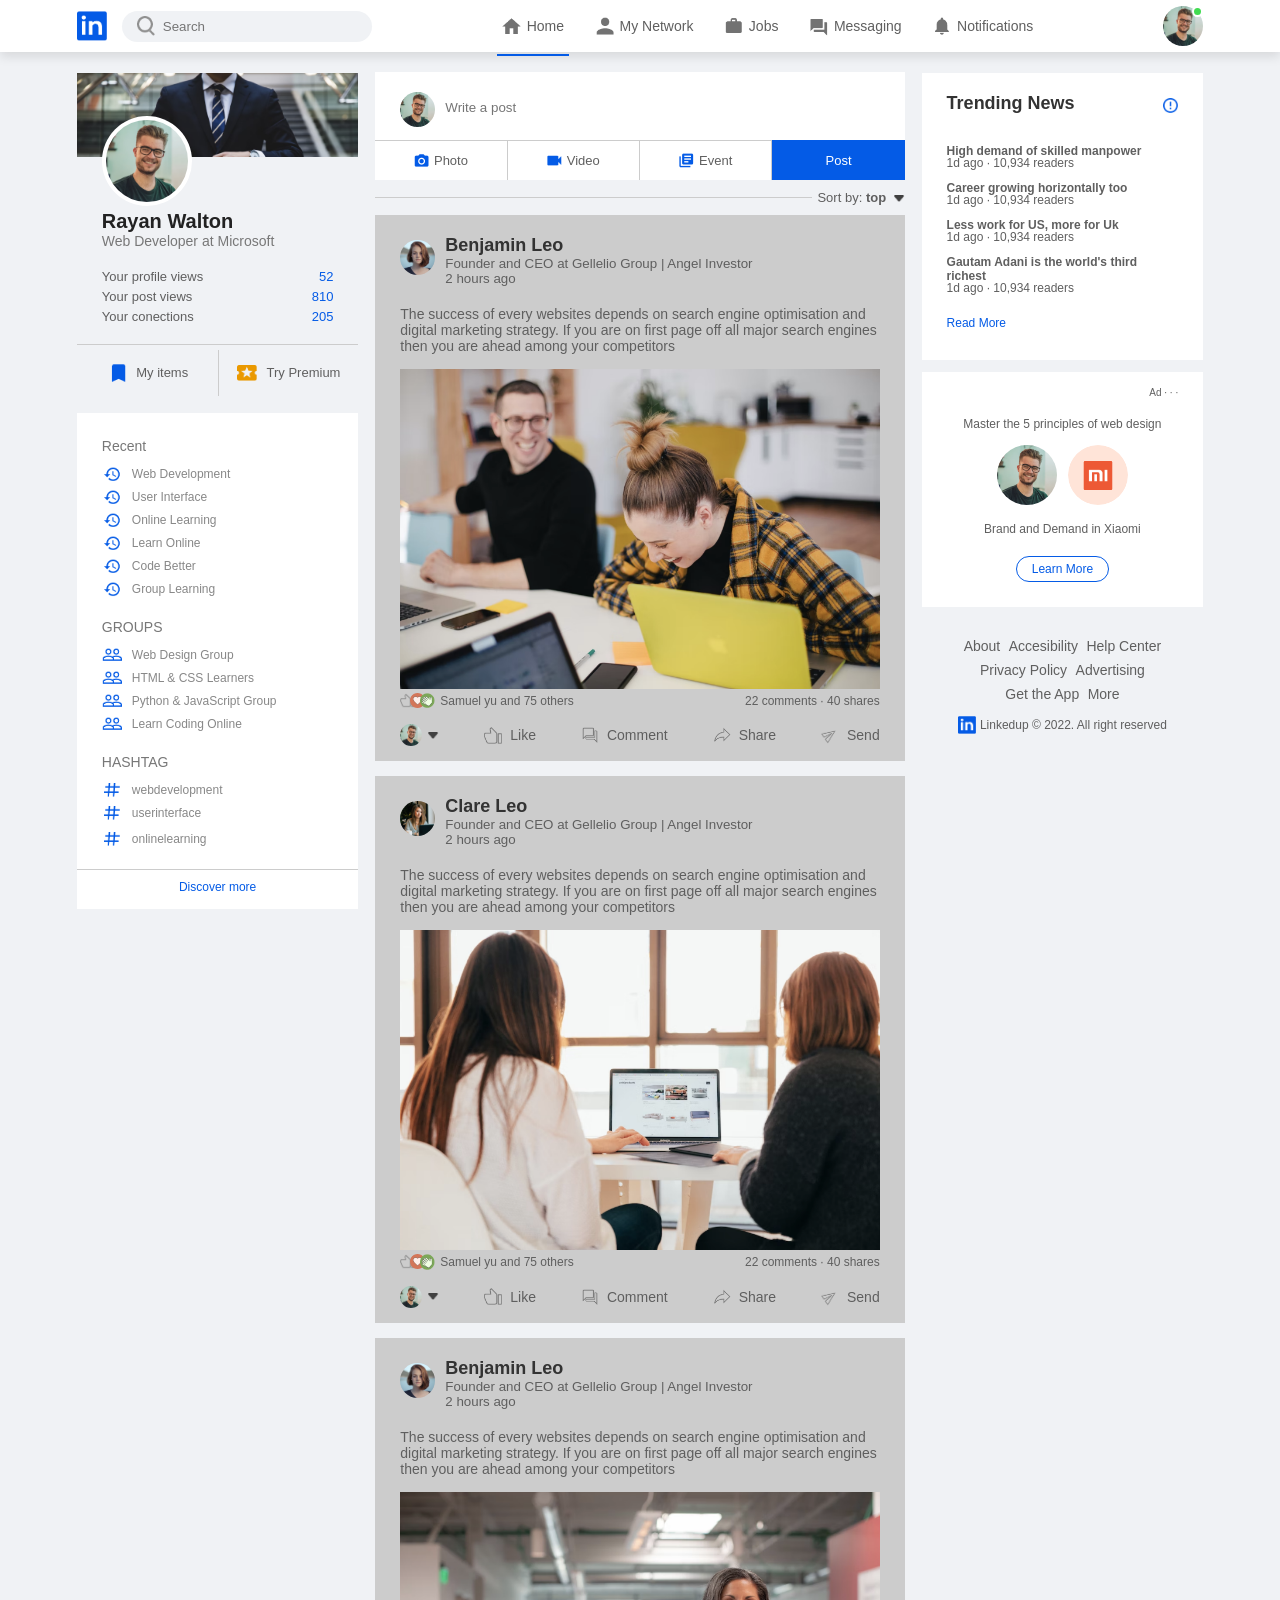
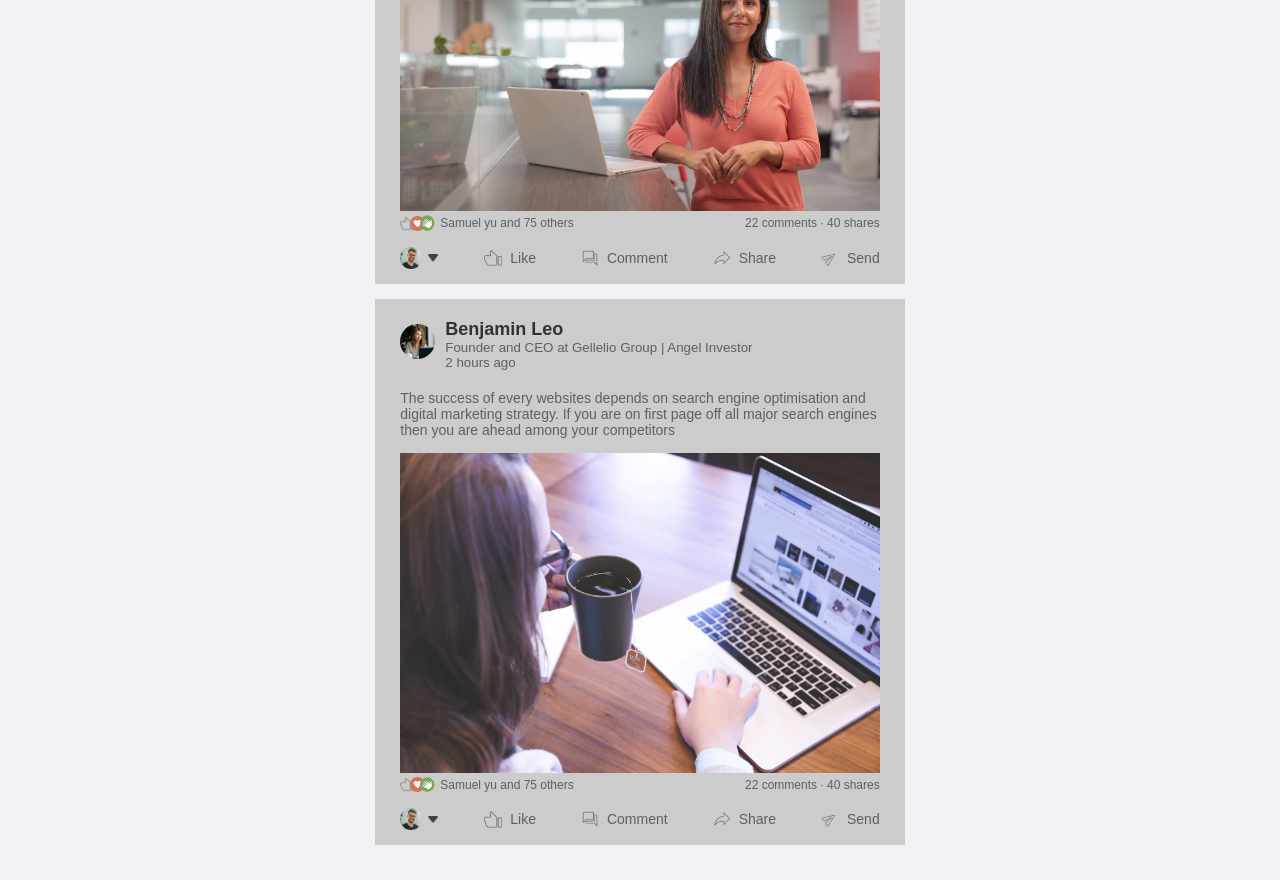
<file: index.html>
<!DOCTYPE html>
<html lang="en">
<head>
    <meta charset="UTF-8">
    <meta name="viewport" content="width=device-width, initial-scale=1.0">
    <title>Social Media Design</title>
    <link rel="stylesheet" href="style.css">
</head>
<body>

    <nav class="navbar">
        <div class="navbar-left">
            <a href="index.html" class="logo"><img src="linkdin/logo.png"></a>

            <div class="search-box">
                <img src="linkdin/search.png">
                <input type="text" placeholder="Search">
            </div>
        </div>
        <div class="navbar-center">
            <ul>
                <li><a href="#" class="active-link"><img src="linkdin/home.png"><span>Home</span></a></li>
                <li><a href="#"><img src="linkdin/network.png"><span>My Network</span></a></li>
                <li><a href="#"><img src="linkdin/jobs.png"><span>Jobs</span></a></li>
                <li><a href="#"><img src="linkdin/message.png"><span>Messaging</span></a></li>
                <li><a href="#"><img src="linkdin/notification.png"><span>Notifications</span></a></li>
            </ul>
        </div>
        <div class="navbar-right">
            <div class="online">
                <img src="linkdin/user-1.png" class="nav-profile-img" onclick="toggleMenu()">
            </div>
        </div>
        <!--------------profile-drop-down-menu-------->
        <div class="profile-menu-wrap" id="profileMenu">
            <div class="profile-menu">
                <div class="user-info">
                    <img src="linkdin/user-1.png">
                    <div>
                        <h3>Rayan Walton</h3>
                        <a href="profile.html">See your profile</a>
                    </div>
                </div>
                <hr>
                <a href="#" class="profile-menu-link">
                    <img src="linkdin/feedback.png">
                    <p>Give feedback</p>
                    <span>></span>
                </a>
                <a href="#" class="profile-menu-link">
                    <img src="linkdin/setting.png">
                    <p>Settings & pravicy</p>
                    <span>></span>
                </a>
                <a href="#" class="profile-menu-link">
                    <img src="linkdin/help.png">
                    <p>Help & support</p>
                    <span>></span>
                </a>
                <a href="#" class="profile-menu-link">
                    <img src="linkdin/display.png">
                    <p>Display $ Accessibility</p>
                    <span>></span>
                </a>
                <a href="#" class="profile-menu-link">
                    <img src="linkdin/logout.png">
                    <p>Logout</p>
                    <span>></span>
                </a>
            </div>
        </div>





    </nav>

    <!------- navbar close ------->
    <div class="container">
        <!----- left-sidebar------>
        <div class="left-sidebar">
            <div class="sidebar-profile-box">
                <img src="linkdin/cover-pic.png" width="100%">
                <div class="sidebar-profile-info">
                    <img src="linkdin/user-1.png">
                    <h1>Rayan Walton</h1>
                    <h3>Web Developer at Microsoft</h3>
                    <ul>
                        <li>Your profile views<span>52</span></li>
                        <li>Your post views<span>810</span></li>
                        <li>Your conections<span>205</span></li>
                    </ul>
                </div>
                <div class="sidebar-profile-link">
                    <a href="#"><img src="linkdin/items.png">My items</a>
                    <a href="#"><img src="linkdin/premium.png">Try Premium</a>
                </div>
            </div>

            <div class="sidebar-activity" id="sidebarActivity">
                <h3>Recent</h3>
                <a href="#"><img src="linkdin/recent.png"> Web Development</a>
                <a href="#"><img src="linkdin/recent.png"> User Interface</a>
                <a href="#"><img src="linkdin/recent.png"> Online Learning</a>
                <a href="#"><img src="linkdin/recent.png"> Learn Online</a>
                <a href="#"><img src="linkdin/recent.png"> Code Better</a>
                <a href="#"><img src="linkdin/recent.png"> Group Learning</a>
                <h3>GROUPS</h3>
                <a href="#"><img src="linkdin/group.png">Web Design Group</a>
                <a href="#"><img src="linkdin/group.png">HTML & CSS Learners</a>
                <a href="#"><img src="linkdin/group.png">Python & JavaScript Group</a>
                <a href="#"><img src="linkdin/group.png">Learn Coding Online</a>
                <h3>HASHTAG</h3>
                <a href="#"><img src="linkdin/hashtag.png">webdevelopment</a>
                <a href="#"><img src="linkdin/hashtag.png">userinterface<a>
                <a href="#"><img src="linkdin/hashtag.png">onlinelearning</a>
                <div class="discover-more-link">
                    <a href="#">Discover more</a>
                </div>
            </div>
            <p id="showMoreLink" onclick="toggleActivity()">Show More <b>+</b></p>
        </div>
        <!----- main-sidebar------>
        <div class="main-content">

            <div class="create-post">
                <div class="create-post-input">
                    <img src="linkdin/user-1.png">
                    <textarea rows="2" placeholder="Write a post"></textarea>
                </div>
                <div class="create-post-links">
                    <li><img src="linkdin/photo.png">Photo</li>
                    <li><img src="linkdin/video.png">Video</li>
                    <li><img src="linkdin/event.png">Event</li>
                    <li>Post</li>
                </div>
            </div>
            <div class="sort-by">
                <hr>
                <p>Sort by: <span>top <img src="linkdin/down-arrow.png"></span></p>
            </div>
            <div class="post">
                <div class="post-author">
                    <img src="linkdin/user-3.png">
                    <div>
                        <h1>Benjamin Leo</h1>
                        <small>Founder and CEO at Gellelio Group | Angel Investor</small>
                        <small>2 hours ago</small>
                    </div>
                </div>
                <p>The success of every websites depends on search engine optimisation and digital marketing strategy. If you are on first page off all major search engines then you are ahead among your competitors</p>
                <img src="linkdin/post-image-1.png" width="100%">
                <div class="post-stats">
                    <div>
                        <img src="linkdin/thumbsup.png">
                        <img src="linkdin/love.png">
                        <img src="linkdin/clap.png">
                        <span class="liked-users">Samuel yu and 75 others</span>
                    </div>
                    <div>
                        <span>22 comments &middot; 40 shares</span>
                    </div>
                </div>

                <div class="post-activity">
                    <div>
                        <img src="linkdin/user-1.png" class="post-activity-user-icon">
                        <img src="linkdin/down-arrow.png" class="post-activity-arrow-icon">
                    </div>
                    <div class="post-activity-link">
                        <img src="linkdin/like.png">
                        <span>Like</span>
                    </div>
                    <div class="post-activity-link">
                        <img src="linkdin/comment.png">
                        <span>Comment</span>
                    </div>
                    <div class="post-activity-link">
                        <img src="linkdin/share.png">
                        <span>Share</span>
                    </div>
                    <div class="post-activity-link">
                        <img src="linkdin/send.png">
                        <span>Send</span>
                    </div>
                </div>

            </div>

            <div class="post">
                <div class="post-author">
                    <img src="linkdin/user-4.png">
                    <div>
                        <h1>Clare Leo</h1>
                        <small>Founder and CEO at Gellelio Group | Angel Investor</small>
                        <small>2 hours ago</small>
                    </div>
                </div>
                <p>The success of every websites depends on search engine optimisation and digital marketing strategy. If you are on first page off all major search engines then you are ahead among your competitors</p>
                <img src="linkdin/post-image-2.png" width="100%">
                <div class="post-stats">
                    <div>
                        <img src="linkdin/thumbsup.png">
                        <img src="linkdin/love.png">
                        <img src="linkdin/clap.png">
                        <span class="liked-users">Samuel yu and 75 others</span>
                    </div>
                    <div>
                        <span>22 comments &middot; 40 shares</span>
                    </div>
                </div>

                <div class="post-activity">
                    <div>
                        <img src="linkdin/user-1.png" class="post-activity-user-icon">
                        <img src="linkdin/down-arrow.png" class="post-activity-arrow-icon">
                    </div>
                    <div class="post-activity-link">
                        <img src="linkdin/like.png">
                        <span>Like</span>
                    </div>
                    <div class="post-activity-link">
                        <img src="linkdin/comment.png">
                        <span>Comment</span>
                    </div>
                    <div class="post-activity-link">
                        <img src="linkdin/share.png">
                        <span>Share</span>
                    </div>
                    <div class="post-activity-link">
                        <img src="linkdin/send.png">
                        <span>Send</span>
                    </div>
                </div>

            </div>

            <div class="post">
                <div class="post-author">
                    <img src="linkdin/user-3.png">
                    <div>
                        <h1>Benjamin Leo</h1>
                        <small>Founder and CEO at Gellelio Group | Angel Investor</small>
                        <small>2 hours ago</small>
                    </div>
                </div>
                <p>The success of every websites depends on search engine optimisation and digital marketing strategy. If you are on first page off all major search engines then you are ahead among your competitors</p>
                <img src="linkdin/post-image-3.png" width="100%">
                <div class="post-stats">
                    <div>
                        <img src="linkdin/thumbsup.png">
                        <img src="linkdin/love.png">
                        <img src="linkdin/clap.png">
                        <span class="liked-users">Samuel yu and 75 others</span>
                    </div>
                    <div>
                        <span>22 comments &middot; 40 shares</span>
                    </div>
                </div>

                <div class="post-activity">
                    <div>
                        <img src="linkdin/user-1.png" class="post-activity-user-icon">
                        <img src="linkdin/down-arrow.png" class="post-activity-arrow-icon">
                    </div>
                    <div class="post-activity-link">
                        <img src="linkdin/like.png">
                        <span>Like</span>
                    </div>
                    <div class="post-activity-link">
                        <img src="linkdin/comment.png">
                        <span>Comment</span>
                    </div>
                    <div class="post-activity-link">
                        <img src="linkdin/share.png">
                        <span>Share</span>
                    </div>
                    <div class="post-activity-link">
                        <img src="linkdin/send.png">
                        <span>Send</span>
                    </div>
                </div>

            </div>
            <div class="post">
                <div class="post-author">
                    <img src="linkdin/user-4.png">
                    <div>
                        <h1>Benjamin Leo</h1>
                        <small>Founder and CEO at Gellelio Group | Angel Investor</small>
                        <small>2 hours ago</small>
                    </div>
                </div>
                <p>The success of every websites depends on search engine optimisation and digital marketing strategy. If you are on first page off all major search engines then you are ahead among your competitors</p>
                <img src="linkdin/post-image-4.png" width="100%">
                <div class="post-stats">
                    <div>
                        <img src="linkdin/thumbsup.png">
                        <img src="linkdin/love.png">
                        <img src="linkdin/clap.png">
                        <span class="liked-users">Samuel yu and 75 others</span>
                    </div>
                    <div>
                        <span>22 comments &middot; 40 shares</span>
                    </div>
                </div>

                <div class="post-activity">
                    <div>
                        <img src="linkdin/user-1.png" class="post-activity-user-icon">
                        <img src="linkdin/down-arrow.png" class="post-activity-arrow-icon">
                    </div>
                    <div class="post-activity-link">
                        <img src="linkdin/like.png">
                        <span>Like</span>
                    </div>
                    <div class="post-activity-link">
                        <img src="linkdin/comment.png">
                        <span>Comment</span>
                    </div>
                    <div class="post-activity-link">
                        <img src="linkdin/share.png">
                        <span>Share</span>
                    </div>
                    <div class="post-activity-link">
                        <img src="linkdin/send.png">
                        <span>Send</span>
                    </div>
                </div>

            </div>


        </div>
        <!----- right-sidebar------>
        <div class="right-sidebar">
            <div class="sidebar-news">
                <img src="linkdin/more.png" class="info-icon">
                <h3>Trending News</h3>
                <a href="#">High demand of skilled manpower</a>
                <span>1d ago &middot; 10,934 readers</span>
                 
                <a href="#">Career growing horizontally too</a>
                <span>1d ago &middot; 10,934 readers</span>

                <a href="#">Less work for US, more for Uk</a>
                <span>1d ago &middot; 10,934 readers</span>

                <a href="#">Gautam Adani is the world's third richest</a>
                <span>1d ago &middot; 10,934 readers</span>
                <a href="#" class="read-more-link">Read More</a>
            </div>

            <div class="sidebar-ad">
                <small>Ad &middot; &middot; &middot;</small>
                <p>Master the 5 principles of web design</p>
                <div>
                    <img src="linkdin/user-1.png">
                    <img src="linkdin/mi-logo.png">
                </div>
                <b>Brand and Demand in Xiaomi</b>
                <a href="#" class="ad-link">Learn More</a>
            </div>
            <div class="sidebar-user-links">
                <a href="#">About</a>
                <a href="#">Accesibility</a>
                <a href="#">Help Center</a>
                <a href="#">Privacy Policy</a>
                <a href="#">Advertising</a>
                <a href="#">Get the App</a>
                <a href="#">More</a>
                <div class="copyright-msg">
                    <img src="linkdin/logo.png">
                    <p>Linkedup &#169; 2022. All right reserved</p>
                </div>
            </div>
        </div>
    </div>

    <script>
        let profileMenu = document.getElementById("profileMenu");

        function toggleMenu(){
            profileMenu.classList.toggle("open-menu");
        }
    </script>
    <script>

            let sidebarActivity = document.getElementById("sidebarActivity");
            let moreLink = document.getElementById("showMoreLink");

            function toggleActivity(){
                sideActivity.classList.toggle("open-activity");
                if(sidebarActivity.classList.contains("open-activity")){
                    moreLink.innerHTML = "Show less <b>-</b>";
                }else{
                    moreLink.innerHTML = "Show more <b>+</b>";
                }
            }

    </script>
    
</body>
</html>
</file>
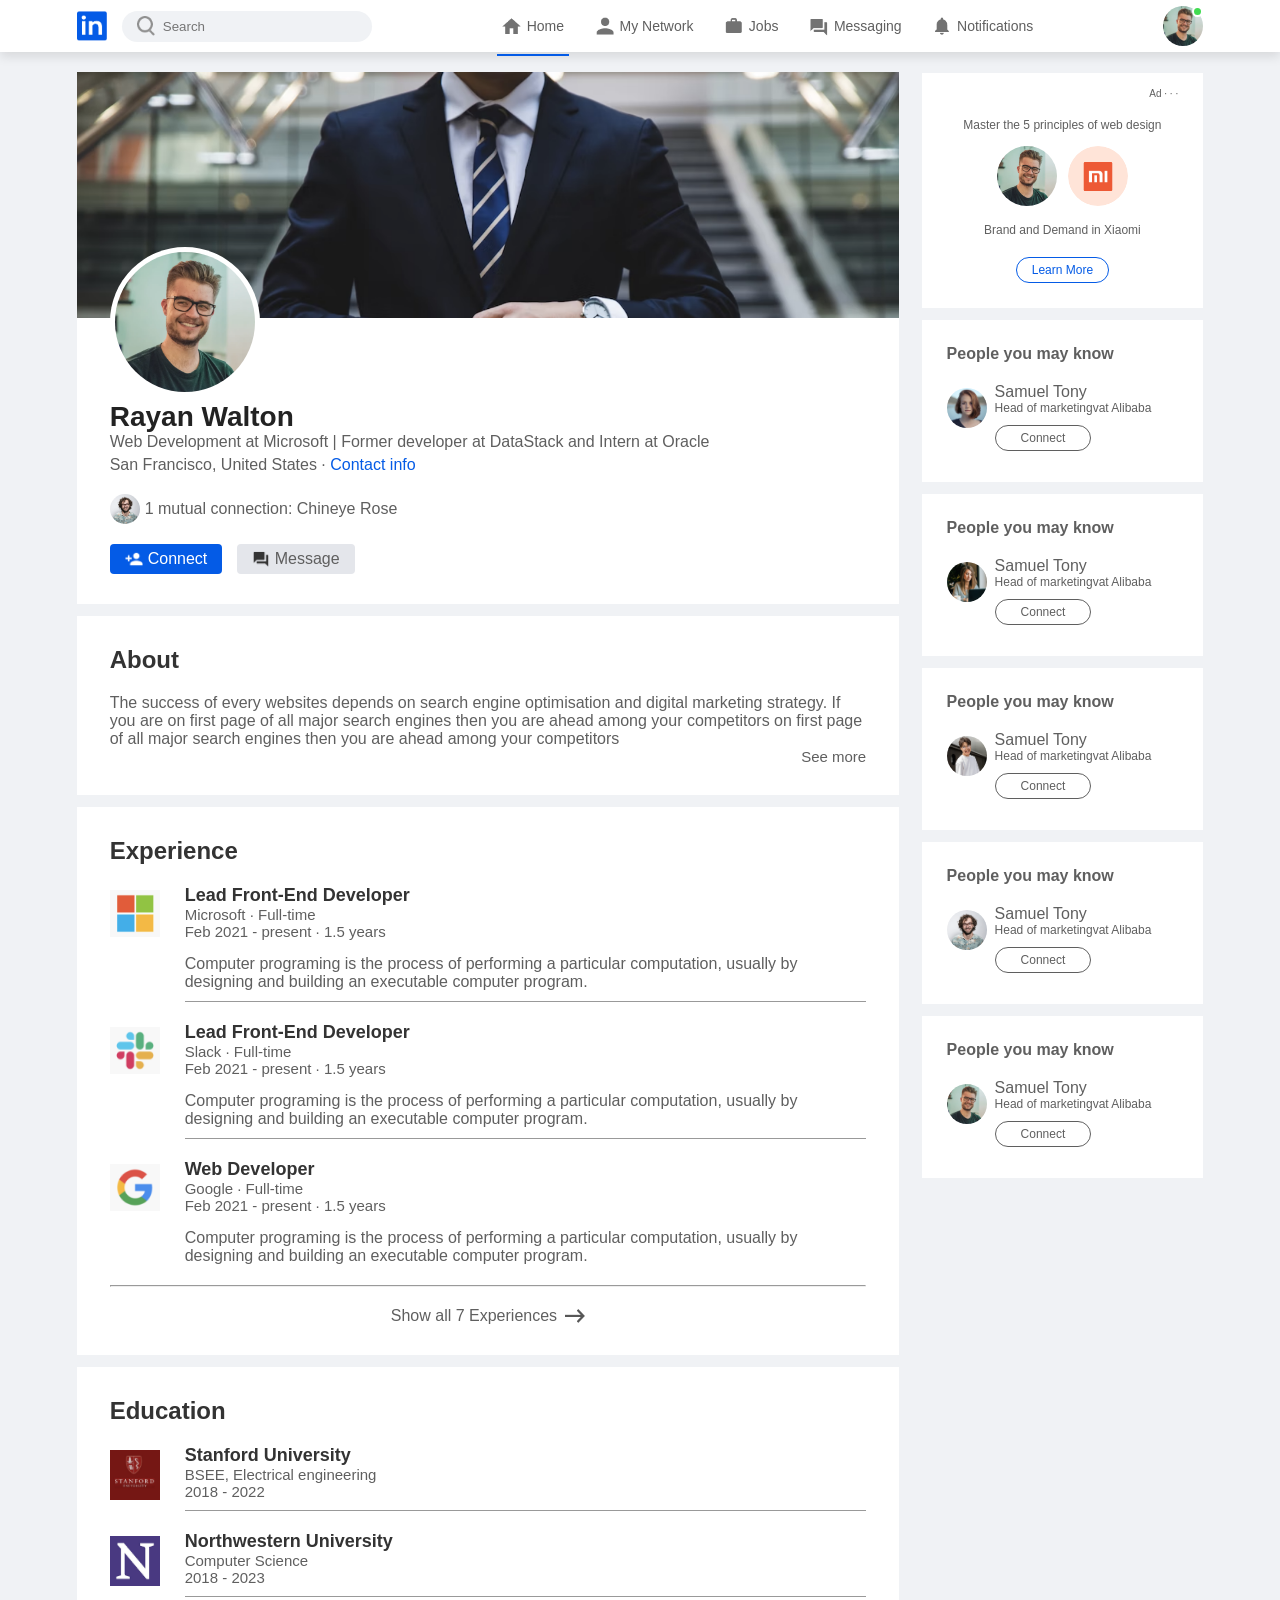
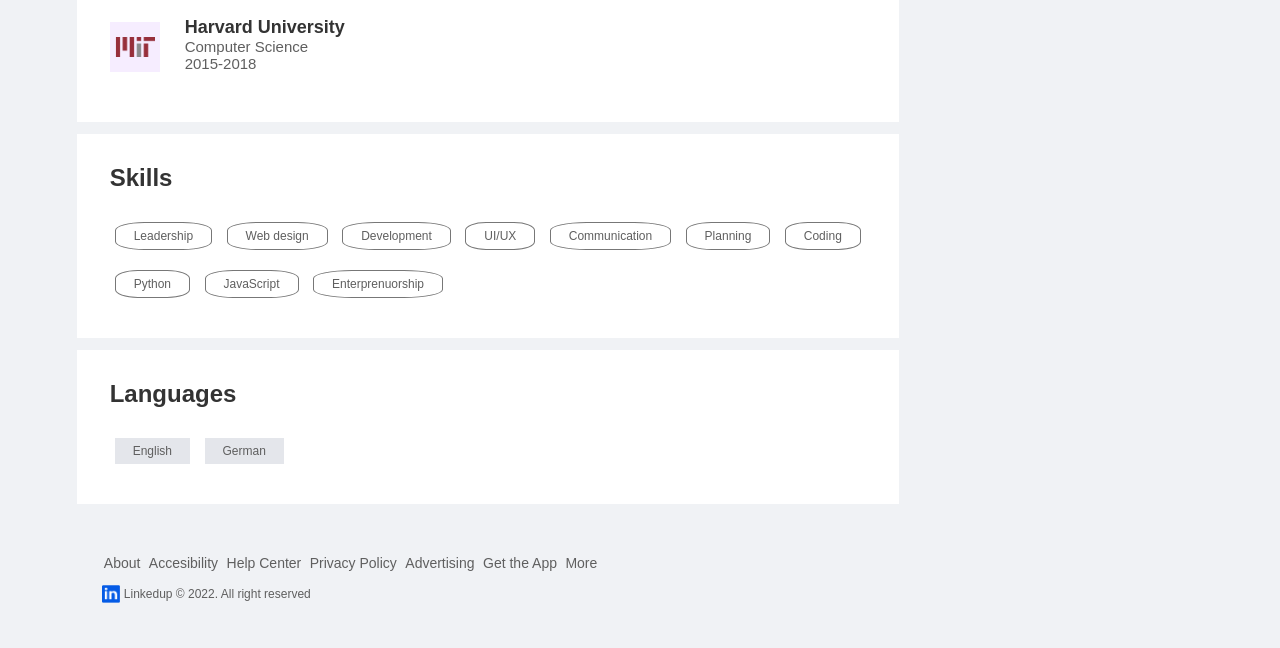
<file: profile.html>
<!DOCTYPE html>
<html lang="en">
<head>
    <meta charset="UTF-8">
    <meta name="viewport" content="width=device-width, initial-scale=1.0">
    <title>Social Media Design</title>
    <link rel="stylesheet" href="style.css">
</head>
<body>

    <nav class="navbar">
        <div class="navbar-left">
            <a href="index.html" class="logo"><img src="linkdin/logo.png"></a>

            <div class="search-box">
                <img src="linkdin/search.png">
                <input type="text" placeholder="Search">
            </div>
        </div>
        <div class="navbar-center">
            <ul>
                <li><a href="#" class="active-link"><img src="linkdin/home.png"><span>Home</span></a></li>
                <li><a href="#"><img src="linkdin/network.png"><span>My Network</span></a></li>
                <li><a href="#"><img src="linkdin/jobs.png"><span>Jobs</span></a></li>
                <li><a href="#"><img src="linkdin/message.png"><span>Messaging</span></a></li>
                <li><a href="#"><img src="linkdin/notification.png"><span>Notifications</span></a></li>
            </ul>
        </div>
        <div class="navbar-right">
            <div class="online">
                <img src="linkdin/user-1.png" class="nav-profile-img" onclick="toggleMenu()">
            </div>
        </div>
        <!--------------profile-drop-down-menu-------->
        <div class="profile-menu-wrap" id="profileMenu">
            <div class="profile-menu">
                <div class="user-info">
                    <img src="linkdin/user-1.png">
                    <div>
                        <h3>Rayan Walton</h3>
                        <a href="profile.html">See your profile</a>
                    </div>
                </div>
                <hr>
                <a href="#" class="profile-menu-link">
                    <img src="linkdin/feedback.png">
                    <p>Give feedback</p>
                    <span>></span>
                </a>
                <a href="#" class="profile-menu-link">
                    <img src="linkdin/setting.png">
                    <p>Setting & pravicy</p>
                    <span>></span>
                </a>
                <a href="#" class="profile-menu-link">
                    <img src="linkdin/help.png">
                    <p>Help & support</p>
                    <span>></span>
                </a>
                <a href="#" class="profile-menu-link">
                    <img src="linkdin/display.png">
                    <p>Display $ Accessibility</p>
                    <span>></span>
                </a>
                <a href="#" class="profile-menu-link">
                    <img src="linkdin/logout.png">
                    <p>Logout</p>
                    <span>></span>
                </a>
            </div>
        </div>





    </nav>

    <!------- navbar close ------->
   
    <div class="container">
    
        <div class="profile-main">
            <div class="profile-container">
                <img src="linkdin/cover-pic.png" width="100%">
                <div class="profile-container-inner">
                    <img src="linkdin/user-1.png" class="profile-pic">
                    <h1>Rayan Walton</h1>
                    <b>Web Development at Microsoft | Former developer at DataStack and Intern at Oracle</b>
                    <p>San Francisco, United States &middot; <a href="#">Contact info</a></p>
                    <div class="mutual-connection">
                        <img src="linkdin/user-2.png">
                        <span>1 mutual connection: Chineye Rose</span>
                    </div>
                    <div class="profile-btn">
                        <a href="#" class="primary-btn"><img src="linkdin/connect.png">Connect</a>
                        <a href="#"><img src="linkdin/chat.png">Message</a>
                    </div>
                </div>
            </div>

            <div class="profile-description">
                <h2>About</h2>
                <p>The success of every websites depends on search engine optimisation and digital marketing strategy. If you are on first page of all major search engines then you are ahead among your competitors on first page of all major search engines then you are ahead among your competitors</p>
                <a href="#" class="see-more-link">See more</a>
            </div>

            <div class="profile-description">
                <h2>Experience</h2>
                <div class="profile-desc-row">
                    <img src="linkdin/microsoft.png">
                    <div>
                        <h3>Lead Front-End Developer</h3>
                        <b>Microsoft &middot; Full-time</b>
                        <b>Feb 2021 - present &middot; 1.5 years</b>
                        <p>Computer programing is the process of performing a particular computation, usually by designing and building an executable computer program.</p>
                        <hr>
                    </div>
                </div>
                <div class="profile-desc-row">
                    <img src="linkdin/slack.png">
                    <div>
                        <h3>Lead Front-End Developer</h3>
                        <b>Slack &middot; Full-time</b>
                        <b>Feb 2021 - present &middot; 1.5 years</b>
                        <p>Computer programing is the process of performing a particular computation, usually by designing and building an executable computer program.</p>
                        <hr>
                    </div>
                </div>
                <div class="profile-desc-row">
                    <img src="linkdin/google.png">
                    <div>
                        <h3>Web Developer</h3>
                        <b>Google &middot; Full-time</b>
                        <b>Feb 2021 - present &middot; 1.5 years</b>
                        <p>Computer programing is the process of performing a particular computation, usually by designing and building an executable computer program.</p>
                        
                    </div>
                </div>
                <hr>
                <a href="#" class="experience-link">Show all 7 Experiences <img src="linkdin/right-arrow.png"></a>
            </div>

            <div class="profile-description">
                <h2>Education</h2>
                <div class="profile-desc-row">
                    <img src="linkdin/stanford.png">
                
                   <div>
                       <h3>Stanford University</h3>
                       <b>BSEE, Electrical engineering</b>
                       <b>2018 - 2022</b>
                       <hr>
                    </div>
                </div>
                <div class="profile-desc-row">
                    <img src="linkdin/north.png">
                
                   <div>
                       <h3>Northwestern University</h3>
                       <b>Computer Science</b>
                       <b>2018 - 2023</b>
                       <hr>
                    </div>
                </div>
                <div class="profile-desc-row">
                    <img src="linkdin/mit.png">
                
                   <div>
                       <h3>Harvard University</h3>
                       <b>Computer Science</b>
                       <b>2015-2018</b>
                       
                    </div>
                </div>
            </div>
            <div class="profile-description">
                <h2>Skills</h2>
                <a href="#" class="skills-btn">Leadership</a>
                <a href="#" class="skills-btn">Web design</a>
                <a href="#" class="skills-btn">Development</a>
                <a href="#" class="skills-btn">UI/UX</a>
                <a href="#" class="skills-btn">Communication</a>
                <a href="#" class="skills-btn">Planning</a>
                <a href="#" class="skills-btn">Coding</a>
                <a href="#" class="skills-btn">Python</a>
                <a href="#" class="skills-btn">JavaScript</a>
                <a href="#" class="skills-btn">Enterprenuorship</a>
            </div>
            <div class="profile-description">
                <h2>Languages</h2>
                <a href="#" class="language-btn">English</a>
                <a href="#" class="language-btn">German</a>
            </div>   
 

        </div>
        <!---------profile sidebar------>
        <div class="profile-sidebar">
            <div class="sidebar-ad">
                <small>Ad &middot; &middot; &middot;</small>
                <p>Master the 5 principles of web design</p>
                <div>
                    <img src="linkdin/user-1.png">
                    <img src="linkdin/mi-logo.png">
                </div>
                <b>Brand and Demand in Xiaomi</b>
                <a href="#" class="ad-link">Learn More</a>
            </div>
            <div class="sidebar-people">
                <h3>People you may know</h3>
                <div class="sidebar-people-row">
                      <img src="linkdin/user-3.png">
                    <div>
                        <h2>Samuel Tony</h2>
                        <p>Head of marketingvat Alibaba</p>
                        <a href="#">Connect</a>
                    </div>
                </div>
            </div>
            <div class="sidebar-people">
                <h3>People you may know</h3>
                <div class="sidebar-people-row">
                      <img src="linkdin/user-4.png">
                    <div>
                        <h2>Samuel Tony</h2>
                        <p>Head of marketingvat Alibaba</p>
                        <a href="#">Connect</a>
                    </div>
                </div>
            </div>
            <div class="sidebar-people">
                <h3>People you may know</h3>
                <div class="sidebar-people-row">
                      <img src="linkdin/user-5.png">
                    <div>
                        <h2>Samuel Tony</h2>
                        <p>Head of marketingvat Alibaba</p>
                        <a href="#">Connect</a>
                    </div>
                </div>
            </div>
            <div class="sidebar-people">
                <h3>People you may know</h3>
                <div class="sidebar-people-row">
                      <img src="linkdin/user-2.png">
                    <div>
                        <h2>Samuel Tony</h2>
                        <p>Head of marketingvat Alibaba</p>
                        <a href="#">Connect</a>
                    </div>
                </div>
            </div>
            <div class="sidebar-people">
                <h3>People you may know</h3>
                <div class="sidebar-people-row">
                      <img src="linkdin/user-1.png">
                      <div>
                        <h2>Samuel Tony</h2>
                        <p>Head of marketingvat Alibaba</p>
                        <a href="#">Connect</a>
                      </div>
                </div>
            </div>
        </div>
    </div>
    <div class="profile-footer">
        <div class="sidebar-user-links">
            <a href="#">About</a>
            <a href="#">Accesibility</a>
            <a href="#">Help Center</a>
            <a href="#">Privacy Policy</a>
            <a href="#">Advertising</a>
            <a href="#">Get the App</a>
            <a href="#">More</a>
            <div class="copyright-msg">
                <img src="linkdin/logo.png">
                <p>Linkedup &#169; 2022. All right reserved</p>
            </div>
        </div>
    </div>

    <script>
        let profileMenu = document.getElementById("profileMenu");

        function toggleMenu(){
            profileMenu.classList.toggle("open-menu");
        }
    </script>
    
</body>
</html>
</file>
<file: style.css>
*{
    margin: 0;
    padding: 0;
    font-family: 'poppins', sans-serif;
    box-sizing: border-box;
}
body{
    background: #f0f2f5;
    color: #5f5f5f;
}
a{
    text-decoration: none;
    color: #5f5f5f;
}
.navbar{
    display: flex;
    align-items: center;
    justify-content: space-between;
    background: #fff;
    padding: 6px 6%;
    position: sticky;
    top: 0;
    z-index: 100;
    box-shadow: 0 5px 10px rgba(0, 0, 0, 0.1);
}
.logo img{
    width: 30px;
    margin-right: 15px;
    display: block;
}
.navbar-center ul li{
    display: inline-block;
    list-style: none;
}
.navbar-center ul li a{
    display: flex;
    align-items: center;
    font-size: 14px;
    margin: 5px 8px;
    padding-right: 5px;
    position: relative;
}
.navbar-center ul li a img{
    width: 30px;
}
.navbar-center ul li a::after{
    content: '';
    height: 2px;
    width: 0;
    background: #045be6;
    position: absolute;
    bottom: -15px;
    transition: width 0.3s;
}
.navbar-center ul li a:hover::after,
 .navbar-center ul li a.active-link::after{
    width: 100%;
}
.nav-profile-img{
    width: 40px;
    border-radius: 50%;
    display: block;
    cursor: pointer;
    position: relative;
}
.online{
    position: relative;
}
.online::after{
    content: '';
    width: 7px;
    height: 7px;
    border: 2px solid #fff;
    border-radius: 50%;
    right: 0;
    top: 0;
    background: #41db51;
    position: absolute;
}
.search-box{
    background: #f0f2f5;
    width: 250px;
    border-radius: 20px;
    align-items: center;
    padding: 0 15px;
    display: inline-flex;
}
.navbar-left{
    display: flex;
    align-items: center;
}
.search-box img{
    width: 18px;
}
.search-box input{
    width: 100%;
    background: transparent;
    padding: 8px;
    outline: none;
    border: 0;
}
/*------ navbar end-------*/
.container{
    padding: 20px 6%;
    display: flex;
    flex-wrap: wrap;
    justify-content: space-between;
}
/*------ left-sidebar-------*/
.left-sidebar{
    flex-basis: 25%;
    align-self: flex-start;
    position: sticky;
    top: 73px;
}
.siderbar-profile-box{
    background:#fff    
}
.sidebar-profile-info{
    padding: 0 25px;
}
.sidebar-profile-info img{
    width: 90px;
    border-radius: 50%;
    background: #fff;
    padding: 4px;
    margin-top: -45px;
}
.sidebar-profile-info h1{
    font-size: 20px;
    font-weight: 600;
    color: #222;
}
.sidebar-profile-info h3{
    font-size: 14px;
    font-weight: 500;
    color: #777;
}
.sidebar-profile-info ul{
    list-style: none;
    margin: 20px 0;
}
.sidebar-profile-info ul li{
    width: 100%;
    margin: 5px 0;
    font-size: 13px;
}
.sidebar-profile-info ul li span{
    float: right;
    color: #045be6;
}
.sidebar-profile-link{
    display: flex;
    align-items: center;
    border-top: 1px solid #ccc;
}
.sidebar-profile-link a{
    flex-basis: 50%;
    display: flex;
    align-items: center;
    justify-content: center;
    padding: 15px 0;
    font-size: 13px;
    border-left: 1px solid #ccc;
}
.sidebar-profile-link a:first-child{
    border-left: 0;
}
.sidebar-profile-link a img{
   width: 20px;
   margin-right: 10px;
}
.sidebar-activity{
    background: #fff;
    padding: 5px 25px;
    margin: 12px 0;
}
.sidebar-activity h3{
    color: #777;
    font-size: 14px;
    font-weight: 500;
    margin: 20px 0 10px;
}
.sidebar-activity a{
    display: flex;
    align-items: center;
    font-size: 12px;
    font-weight: 500;
    color: #888;
    margin: 3px 0;
}
.sidebar-activity a img{
    width: 20px;
    margin-right: 10px;
}
.discover-more-link{
    border-top: 1px solid #ccc;
    text-align: center;
    margin-top: 20px;
    margin-left: -25px;
    margin-right: -25px;
}
.discover-more-link a{
    color: #045be6;
    display: inline-block;
    margin: 10px 0;
}

/*------ right-sidebar-------*/
.right-sidebar{
    flex-basis: 25%;
    align-self: flex-start;
    position: sticky;
    top: 73px;
}
.sidebar-news{
    background: #fff;
    padding: 10px 25px;
}
.info-icon{
    width: 15px;
    float: right;
    margin-top: 15px;
}
.sidebar-news h3{
    font-size: 18px;
    font-weight: 600;
    color: #333;
    margin: 10px 0 30px;
}
.sidebar-news a{
    display: block;
    font-size: 12px;
    font-weight: 600;
    margin-top: 10px;
    margin-bottom: -5px;
}
.sidebar-news span{
    font-size: 12px
}
.sidebar-news .read-more-link{
    color: #045be6;
    font-weight: 500;
    margin: 20px 0;
}
.sidebar-ad{
    background: #fff;
    padding: 15px 25px;
    text-align: center;
    margin: 12px 0;
    font-size: 12px;
}
.sidebar-ad img{
    width: 60px;
    border-radius: 50%;
    margin: 4px;
}
.sidebar-ad small{
    float: right;
    font-weight: 500;
}
.sidebar-ad p{
    margin-top: 30px;
    margin-bottom: 10px;
}
.sidebar-ad b{
    display: block;
    font-weight: 500;
    margin-top: 10px;
}
.ad-link{
    display: inline-block;
    border: 1px solid #045be6;
    border-radius: 30px;
    padding: 5px 15px;
    color: #045be6;
    font-weight: 500;
    margin: 20px auto 10px;
}
.sidebar-user-links{
    padding: 15px 25px;
    text-align: center;
}
.sidebar-user-links a{
    display: inline-block;
    font-size: 14px;
    margin: 4px 2px;
}

.copyright-msg{
    display: flex;
    align-items: center;
    justify-content: center;
    font-size: 12px;
    margin-top: 10px;
    font-weight: 500;
}
.copyright-msg img{
    width: 18px;
    margin-right: 4px;
}








/*------ main-sidebar-------*/
.main-content{
    flex-basis: 47%;
}
.create-post{
    background: #fff;
}
.create-post-input{
    padding: 20px 25px 10px;
    display: flex;
    align-items: flex-start;
}
.create-post-input img{
    width: 35px;
    border-radius: 50%;
    margin-right: 10px;
}
.create-post-input textarea{
    width: 100%;
    border: 0;
    outline: 0;
    resize: none;
    background: transparent;
    margin-top: 8px;
}
::placeholder{
    font-weight: 500;
}
.create-post-links{
    display: flex;
    align-items: flex-start;
}
.create-post-links li{
    list-style: none;
    border-top: 1px solid #ccc;
    border-right: 1px solid #ccc;
    flex-basis: 25%;
    height: 40px;
    font-size: 13px;
    display: flex;
    align-items: center;
    justify-content: center;
    cursor: pointer;
}
.create-post-links li img{
    width: 15px;
    margin-right: 5px;
}
.create-post-links li:last-child{
    background: #045be6;
    color: #fff;
    border-top: 0;
    border-right: 0;
}
.sort-by{
    display: flex;
    align-items: center;
    margin: 10px 0;
}
.sort-by hr{
    flex: 1;
    border: 0;
    height: 1px;
    background: #ccc;
}
.sort-by p{
    font-size: 13px;
    padding-left: 5px;
}
.sort-by p span{
    font-weight: 600;
    cursor: pointer;
}
.sort-by p span img{
    width: 12px;
    margin-left: 3px;
}
.post{
    background: #ccc;
    padding: 20px 25px 5px;
    margin: 5px 0 15px;
}
.post-author{
    display: flex;
    align-items: flex-start;
    margin-bottom: 20px;
}
.post-author img{
    width: 35px;
    border-radius: 50%;
    margin-right: 10px;
    margin-top: 5px;
}
.post-author h1{
    font-size: 18px;
    font-weight: 600;
    color: #333;
}
.post-author small{
    display: block;
    margin-bottom: -2pxx;
}
.post p{
    font-size: 14px;
    margin-bottom: 15px;
}
.post-stats{
    display: flex;
    flex-wrap: wrap;
    align-items: center;
    justify-content: space-between;
    font-size: 12px;
    border-radius: 1px solid #ccc;
    padding-bottom: 6px;
}
.post-stats div{
    display: flex;
    align-items: center;
}
.post-stats img{
    width: 15px;
    margin-right: -5px;
}
.liked-users{
    margin-left: 10px;
}
.post-activity{
    display: flex;
    align-items: center;
    justify-content: space-between;
    padding: 10px 0;
    font-size: 14px;
    font-weight: 500;
}
.post-activity div{
    display: flex;
    align-items: center;
}
.post-activity-user-icon{
    width: 22px;
    border-radius: 50%;
}
.post-activity-arrow-icon{
    width: 12px;
    margin-left: 5px;
}
.post-activity-link img{
    width: 18px;
    margin-right: 8px;
}


/*--------------profile-drop-down-menu--------*/
.profile-menu-wrap{
    position: absolute;
    top: 100%;
    right: 5%;
    width: 320px;
    max-height: 0;
    overflow: hidden;
    transition: max-height 0.5s;
}
.profile-menu-wrap.open-menu{
    max-height: 400px;
}
.profile-menu{
    background: #ccc;
    color: #fff;
    padding: 20px;
    margin: 10px;
}
.user-info{
    display: flex;
    align-items: center;
}
.user-info img{
    width: 50px;
    border-radius: 50%;
    margin-right:15px;
}
.user-info h3{
    font-weight: 500;
    margin-bottom: -7px;
}
.user-info a{
    color: #c9dbf8;
    font-size: 13px;
}
.profile-menu hr{
    border: 0;
    height: 1px;
    width: 100%;
    background: #fff;
    margin: 15px 0 10px;
}
.profile-menu-link{
    display: flex;
    align-items: center;
    color: #fff;
    margin: 12px 0;
    font-size: 14px;
}
.profile-menu-link p{
    width: 100%;
}
.profile-menu-link img{
    width: 35px;
    border-radius: 50%;
    margin-right: 15px;
}

/*----------profile-page--------*/

.profile-main{
    flex-basis: 73%;
}
.profile-sidebar{
    flex-basis: 25%;
    align-self: flex-start;
    position: sticky;
    top: 73px;
}
.profile-container{
    background: #fff;
}
.profile-container-inner{
    padding: 0 4% 10px;
}
.profile-pic{
    width: 150px;
    border-radius: 50%;
    margin-top: -75px;
    padding: 5px;
    background: #fff;
}
.profile-container h1{
    font-size: 28px;
    font-weight: 600;
    color: #222;
}
.profile-container b{
    font-weight: 500;
}
.profile-container p{
    margin-top: 5px;
}
.profile-container p a{
    color: #045be6;
    font-weight: 500;
}
.mutual-connection{
    display: flex;
    align-items: center;
    margin: 20px 0;
}
.mutual-connection img{
    width: 30px;
    border-radius: 50%;
    margin-right: 5px;
}
.profile-btn{
    margin: 20px 0;
}
.profile-btn a{
    display: inline-flex;
    align-items: center;
    background: #e4e6eb;
    padding: 6px 15px;
    border-radius: 4px;
    margin-right: 10px;
}
.profile-btn a img{
    width: 18px;
    margin-right: 5px;
}
.profile-btn .primary-btn{
    background: #045be6;
    color: #fff;
}
.profile-description{
    background: #fff;
    padding: 20px 4% 30px;
    margin: 12px 0;
}
.profile-description h2{
    color: #333;
    margin: 10px 0 20px;
    font-weight: 600;
}
.see-more-link{
    display: block;
    text-align: right;
    font-size: 15px;
}
.profile-desc-row{
    display: flex;
    align-items: flex-start;
    margin: 20px 0;
}
.profile-desc-row img{
    width: 50px;
    margin-right: 25px;
    margin-top: 5px;
}
.profile-desc-row div{
    width: 100%;
}
.profile-desc-row h3{
    font-size: 18px;
    font-weight: 600;
    color: #333;
}
.profile-desc-row b{
    display: block;
    font-weight: 500;
    font-size: 15px;
}
.profile-desc-row p{
    margin-top: 15px;
}
.profile-desc-row hr{
    border: 0;
    border-bottom: 1px solid #999;
    margin-top: 10px;
}
.experience-link{
    display: flex;
    align-items: center;
    justify-content: center;
    padding-top: 20px;
    font-weight: 500;
}
.experience-link img{
    width: 20px;
    margin-left: 8px;
}
.skills-btn{
    display: inline-block;
    margin: 10px 5px;
    padding: 6px 18px;
    border: 1px solid #777;
    border-radius: 30%;
    font-size: 12px;
    font-weight: 500;
}
.language-btn{
    display: inline-block;
    margin: 10px 5px;
    padding: 6px 18px;
    background: #e4e6eb;
    font-size: 12px;
    font-weight: 500;
}
/*--------------profile right sidebar------*/
.profile-sidebar .sidebar-ad{
    margin: 0;
}

.sidebar-people{
    background: #fff;
    padding: 15px 25px;
    margin: 12px 0;
    font-size: 12px;
}
.sidebar-people h3{
    font-size: 16px;
    font-weight: 600;
    margin: 10px 0 20px;
}
.sidebar-people-row{
    display: flex;
    align-items: flex-start;
    margin: 6px 0;
}
.sidebar-people-row img{
    width: 40px;
    border-radius: 50%;
    margin-right: 8px;
    margin-top: 5px;
}
.sidebar-people-row h2{
    font-weight: 500;
    font-size: 16px;
}
.sidebar-people-row a{
    display: inline-block;
    margin: 10px 0;
    padding: 5px 25px;
    border: 1px solid #5f5f5f;
    border-radius: 30px;
    font-weight: 500;
}
.profile-footer{
    padding: 0 6% 30px;
    float: left;
}
.profile-footer .sidebar-useful-links{
    text-align: left;
    padding: 0;
}
.profile-footer .copyright-msg{
    justify-content: flex-start;
}
#showMoreLink{
    display: none;
}

/*----------media query for small screen------*/
@media only screen and (max-width: 600px){
    .search-box{
        background: transparent;
        width: auto;
        padding: 0;
    }
    .search-box input{
        width: 0;
        padding: 0;
    }
    .navbar-center ul li a span{
        display: none;
    }
    .navbar-center ul li a{
        padding-right: 0;
        margin: 5px;
    }
    .nav-profile-img{
        width: 30px;
    }
    .container{
        padding: 15px 3%;
    }
    .left-sidebar, .right-sidebar{
        flex-basis: 100%;
        position: relative;
        top: unset;
    }
    .main-content{
        flex-basis: 100%;
    }
    .post-stats div{
        margin: 2px 0;
    }
    .post-activity-link span{
        display: none;
    }
    .post-activity-link img{
        margin-right: 0;
    }
    .profile-main, .profile-sidebar{
        flex-basis: 100%;
    }
    .profile-container{
        font-size: 14px;
    }
    .profile-pic{
        width: 100px;
        margin-top: -50px;
    }
    .profile-description{
        font-size: 14px;
    }
    #showMoreLink{
        display: block;
        width: fit-content;
        margin: 10px auto;
        font-size: 14px;
        cursor: pointer;
    }
    .sidebar-activity{
        display: none;
    }
    .sidebar-activity .open-activity{
        display: block;
    }
}
</file>
